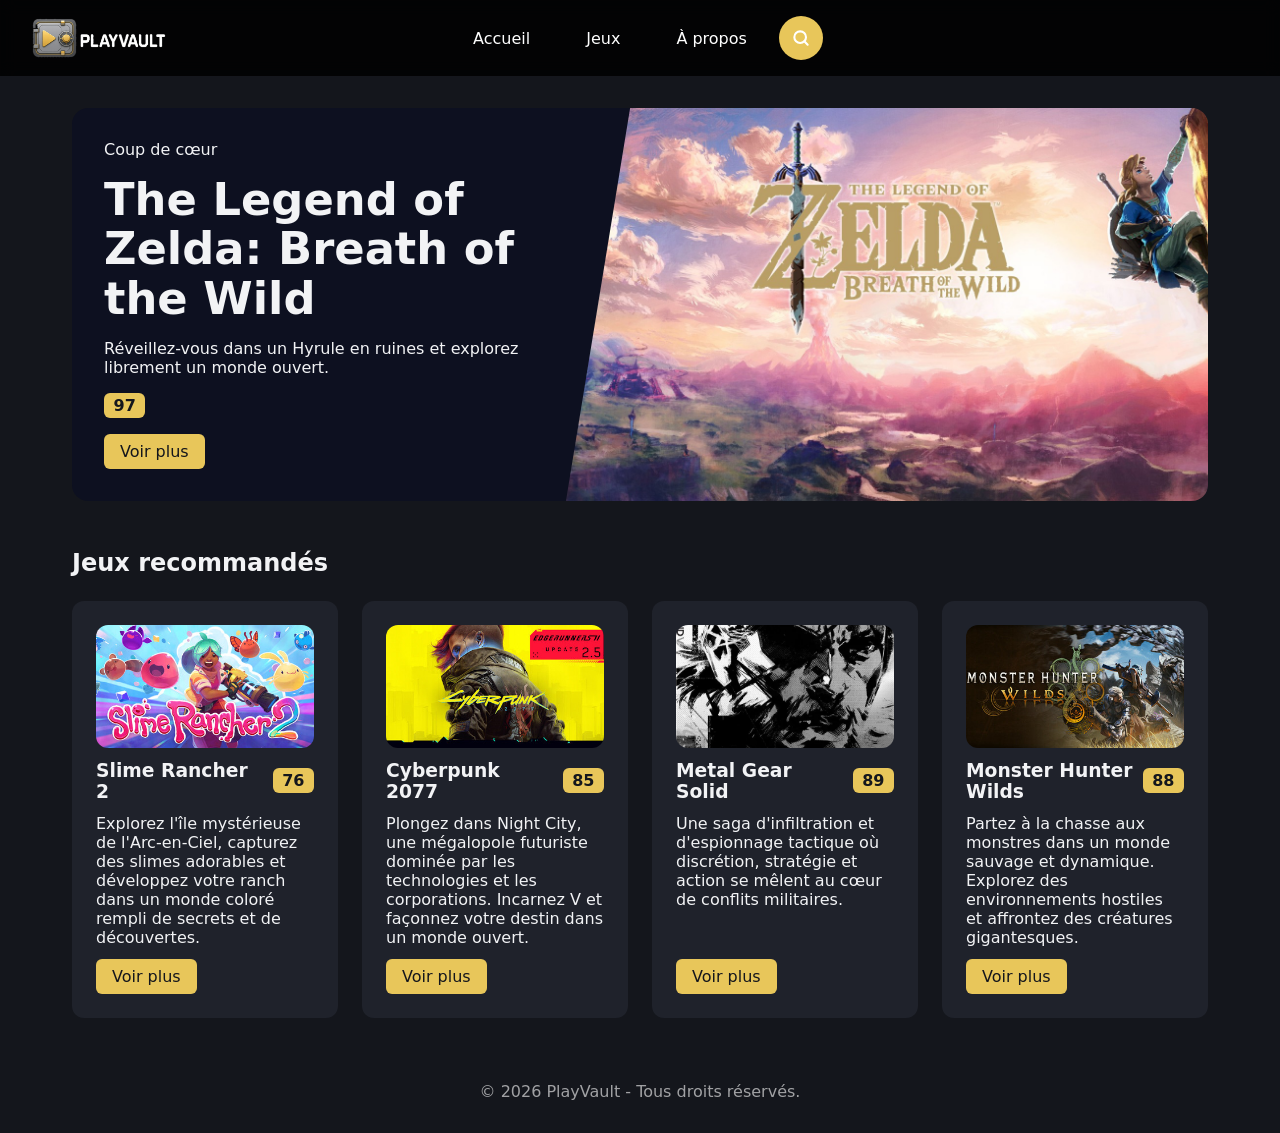
<file: index.html>
<!DOCTYPE html>
<html lang="fr">
<head>
    <meta charset="UTF-8">
    <meta name="viewport" content="width=device-width, initial-scale=1.0">
    <title>PlayVault</title>
    <link rel="stylesheet" href="../CSS/style.css">
    <script src="../js/script.js" defer></script>
</head>
<body>
    <header>
        <h1><a href="index.html" class="logo"><img src="../images/logo.png" alt="PlayVault"></a></h1>
        <div class="zone-centre">
        <nav>
            <ul>
                <li><a href="index.html">Accueil</a></li>
                <li><a href="index.html#jeux">Jeux</a></li>
                <li><a href="a-propos.html">À propos</a></li>
            </ul>
        </nav>
        <form class="barre-recherche" role="search" id="form-recherche">
            <input type="search" id="recherche" placeholder="Slime, RPG, infiltration…" aria-label="Rechercher un jeu" list="suggestions-jeux">
            <datalist id="suggestions-jeux"></datalist>
        </form>
        <button class="recherche" aria-label="Recherche">
            <svg class="icone-loupe" viewBox="0 0 24 24" width="20" height="20" fill="none" stroke="currentColor" stroke-width="2.5" stroke-linecap="round">
                <circle cx="11" cy="11" r="7"/><path d="M20 20l-4-4"/>
            </svg>
            <svg class="icone-fermer" viewBox="0 0 24 24" width="20" height="20" fill="none" stroke="currentColor" stroke-width="2.5" stroke-linecap="round">
                <path d="M6 6l12 12M18 6L6 18"/>
            </svg>
        </button>
        </div>
    </header>

    <main>
        <section class="hero">
            <div class="hero-texte">
                <span class="tag">Coup de cœur</span>
                <h2>The Legend of Zelda: Breath of the Wild</h2>
                <p>Réveillez-vous dans un Hyrule en ruines et explorez librement un monde ouvert.</p>
                <span class="badge">97</span>
                <a href="zelda-botw.html" class="bouton-voir">Voir plus</a>
            </div>
            <img src="../images/Zelda-breath-of-the-wild.jpg" alt="The Legend of Zelda: Breath of the Wild">
        </section>
        <section id="jeux">
            <h2>Jeux recommandés</h2>
            <article class="cartes">
                <div class="visuel">
                    <img src="../images/Slime-rancher-2.jpg" alt="Slime Rancher 2">
                    <video src="../videos/Slime-rancher-2.mp4" muted loop playsinline preload="none"></video>
                </div>
                <div class="infos">
                    <h3>Slime Rancher 2</h3>
                    <span class="badge">76</span>
                </div>
                <p>Explorez l'île mystérieuse de l'Arc-en-Ciel, capturez des slimes adorables et développez votre ranch dans un monde coloré rempli de secrets et de découvertes.</p>
                <a href="slime-rancher-2.html" class="bouton-voir">Voir plus</a>
            </article>
            <article class="cartes">
                <div class="visuel">
                    <img src="../images/Cyberpunk-2077.jpg" alt="Cyberpunk 2077">
                    <video src="../videos/Cyberpunk-2077.mp4" muted loop playsinline preload="none"></video>
                </div>
                <div class="infos">
                    <h3>Cyberpunk 2077</h3>
                    <span class="badge">85</span>
                </div>
                <p>Plongez dans Night City, une mégalopole futuriste dominée par les technologies et les corporations. Incarnez V et façonnez votre destin dans un monde ouvert.</p>
                <a href="cyberpunk-2077.html" class="bouton-voir">Voir plus</a>
            </article>
            <article class="cartes">
                <div class="visuel">
                    <img src="../images/Metal-gear-solid.jpg" alt="Metal Gear Solid">
                    <video src="../videos/Metal-gear-solid.mp4" muted loop playsinline preload="none"></video>
                </div>
                <div class="infos">
                    <h3>Metal Gear Solid</h3>
                    <span class="badge">89</span>
                </div>
                <p>Une saga d'infiltration et d'espionnage tactique où discrétion, stratégie et action se mêlent au cœur de conflits militaires.</p>
                <a href="metal-gear-solid.html" class="bouton-voir">Voir plus</a>
            </article>
            <article class="cartes">
                <div class="visuel">
                    <img src="../images/Monster-hunter-wilds.jpg" alt="Monster Hunter Wilds">
                    <video src="../videos/Monster-hunter-wilds.mp4" muted loop playsinline preload="none"></video>
                </div>
                <div class="infos">
                    <h3>Monster Hunter Wilds</h3>
                    <span class="badge">88</span>
                </div>
                <p>Partez à la chasse aux monstres dans un monde sauvage et dynamique. Explorez des environnements hostiles et affrontez des créatures gigantesques.</p>
                <a href="monster-hunter-wilds.html" class="bouton-voir">Voir plus</a>
            </article>
        </section>
    </main>

    <footer>
        <p>&copy; 2026 PlayVault - Tous droits réservés.</p>
    </footer>
</body>
</html>
</file>
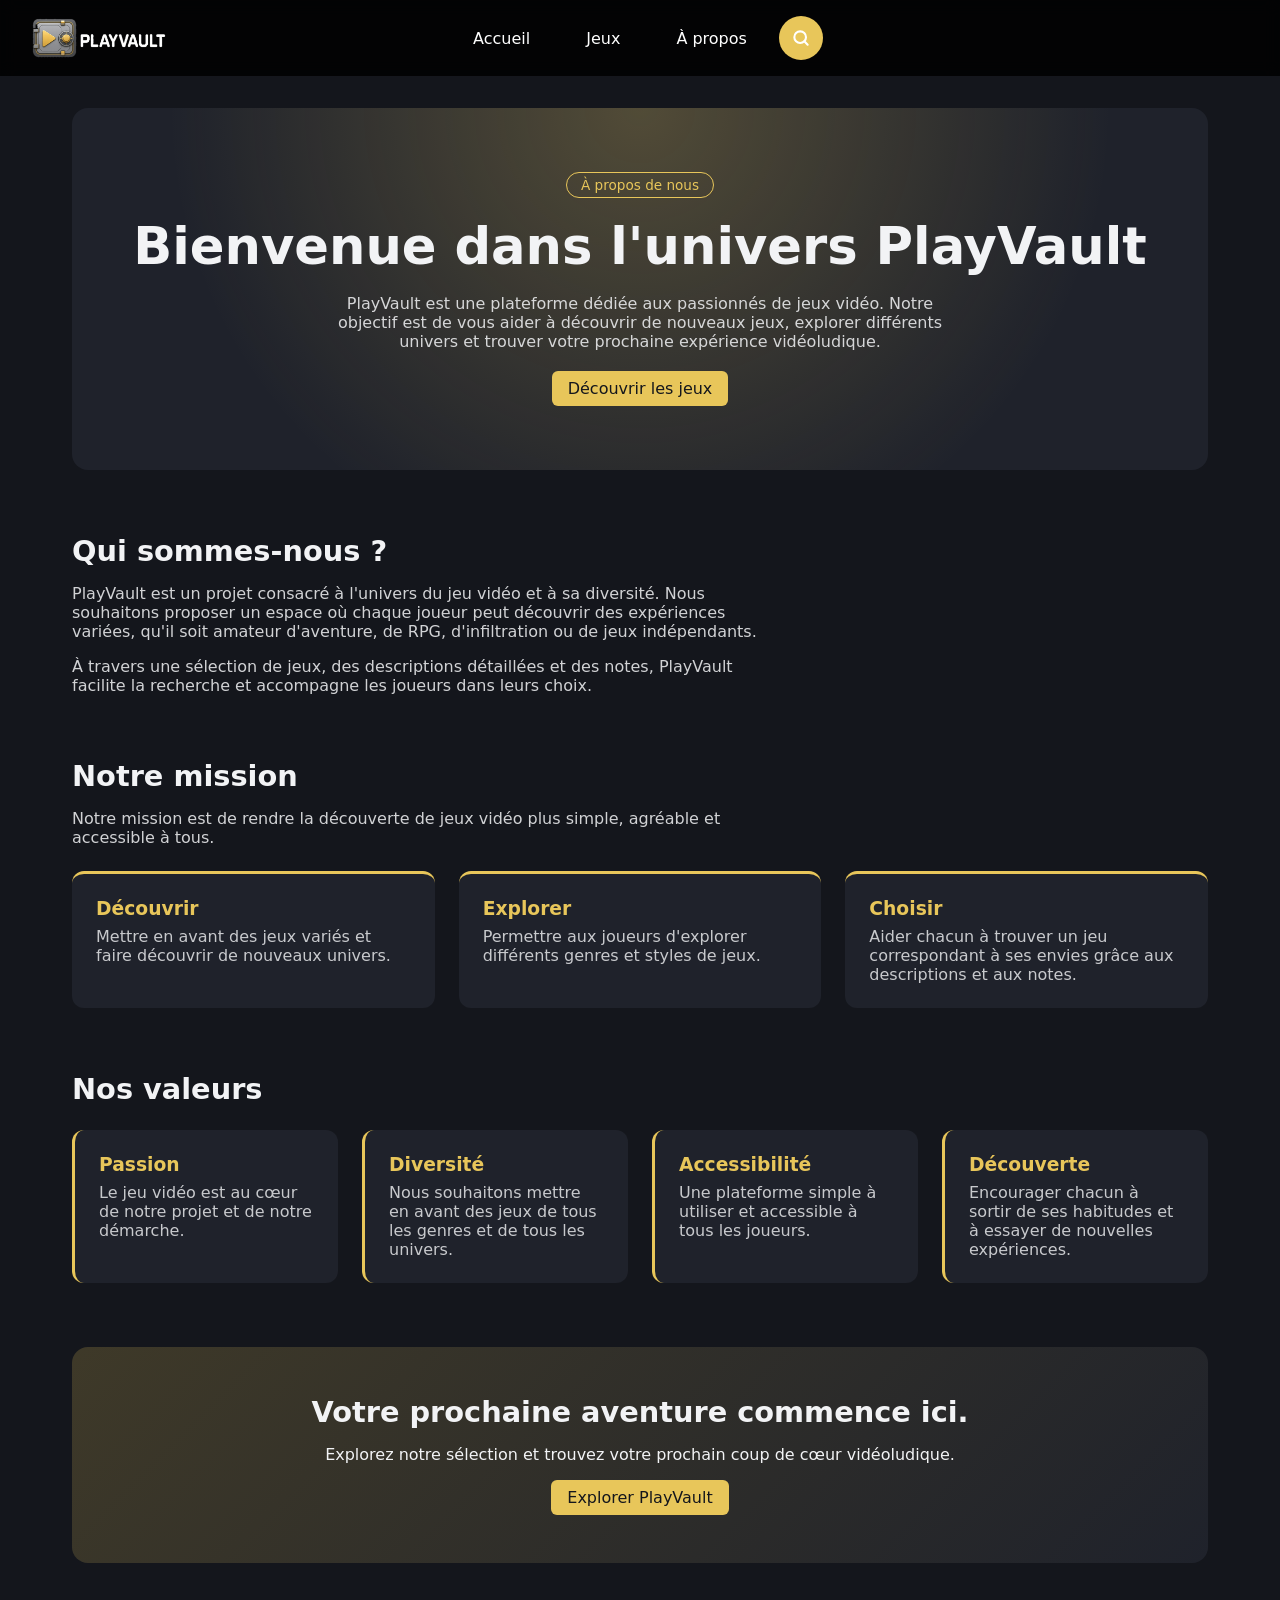
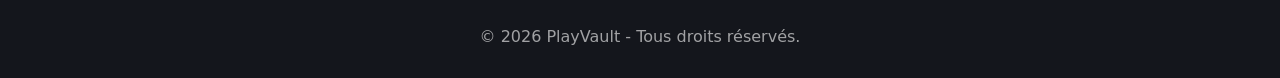
<file: a-propos.html>
<!DOCTYPE html>
<html lang="fr">
<head>
    <meta charset="UTF-8">
    <meta name="viewport" content="width=device-width, initial-scale=1.0">
    <title>PlayVault - À propos</title>
    <link rel="stylesheet" href="../CSS/style.css">
    <link rel="stylesheet" href="../CSS/a-propos.css">
    <script src="../js/script.js" defer></script>
</head>
<body>

    <header>
        <h1 class="logo">
            <a href="index.html">
                <img src="../images/logo.png" alt="PlayVault">
            </a>
        </h1>

        <div class="zone-centre">
            <nav>
                <ul>
                    <li><a href="index.html">Accueil</a></li>
                    <li><a href="index.html#jeux">Jeux</a></li>
                    <li><a href="a-propos.html">À propos</a></li>
                </ul>
            </nav>

            <form class="barre-recherche" role="search" id="form-recherche">
                <input
                    type="search"
                    id="recherche"
                    placeholder="Slime, RPG, infiltration…"
                    aria-label="Rechercher un jeu"
                    list="suggestions-jeux">
                <datalist id="suggestions-jeux"></datalist>
            </form>

            <button class="recherche" aria-label="Recherche">
                <svg class="icone-loupe" viewBox="0 0 24 24"
                    width="20" height="20" fill="none"
                    stroke="currentColor" stroke-width="2.5"
                    stroke-linecap="round">
                    <circle cx="11" cy="11" r="7"/>
                    <path d="M20 20l-4-4"/>
                </svg>

                <svg class="icone-fermer" viewBox="0 0 24 24"
                    width="20" height="20" fill="none"
                    stroke="currentColor" stroke-width="2.5"
                    stroke-linecap="round">
                    <path d="M6 6l12 12M18 6L6 18"/>
                </svg>
            </button>
        </div>
    </header>


    <main class="page-apropos">

        <!-- PRESENTATION -->
        <section class="apropos-hero">

            <span class="tag">À propos de nous</span>

            <h2>Bienvenue dans l'univers PlayVault</h2>

            <p>
                PlayVault est une plateforme dédiée aux passionnés
                de jeux vidéo. Notre objectif est de vous aider à
                découvrir de nouveaux jeux, explorer différents
                univers et trouver votre prochaine expérience
                vidéoludique.
            </p>

            <a href="index.html#jeux" class="bouton-voir">
                Découvrir les jeux
            </a>

        </section>


        <!-- QUI SOMMES-NOUS -->
        <section class="apropos-section">

            <h2>Qui sommes-nous ?</h2>

            <p>
                PlayVault est un projet consacré à l'univers du jeu
                vidéo et à sa diversité. Nous souhaitons proposer
                un espace où chaque joueur peut découvrir des
                expériences variées, qu'il soit amateur d'aventure,
                de RPG, d'infiltration ou de jeux indépendants.
            </p>

            <p>
                À travers une sélection de jeux, des descriptions
                détaillées et des notes, PlayVault facilite la
                recherche et accompagne les joueurs dans leurs choix.
            </p>

        </section>


        <!-- NOTRE MISSION -->
        <section class="apropos-section">

            <h2>Notre mission</h2>

            <p>
                Notre mission est de rendre la découverte de jeux
                vidéo plus simple, agréable et accessible à tous.
            </p>

            <div class="mission-cartes">

                <article class="mission-carte">
                    <h3>Découvrir</h3>
                    <p>
                        Mettre en avant des jeux variés et faire
                        découvrir de nouveaux univers.
                    </p>
                </article>

                <article class="mission-carte">
                    <h3>Explorer</h3>
                    <p>
                        Permettre aux joueurs d'explorer différents
                        genres et styles de jeux.
                    </p>
                </article>

                <article class="mission-carte">
                    <h3>Choisir</h3>
                    <p>
                        Aider chacun à trouver un jeu correspondant
                        à ses envies grâce aux descriptions et aux notes.
                    </p>
                </article>

            </div>

        </section>


        <!-- NOS VALEURS -->
        <section class="apropos-section">

            <h2>Nos valeurs</h2>

            <div class="valeurs-cartes">

                <article class="valeur-carte">
                    <h3>Passion</h3>
                    <p>
                        Le jeu vidéo est au cœur de notre projet
                        et de notre démarche.
                    </p>
                </article>

                <article class="valeur-carte">
                    <h3>Diversité</h3>
                    <p>
                        Nous souhaitons mettre en avant des jeux
                        de tous les genres et de tous les univers.
                    </p>
                </article>

                <article class="valeur-carte">
                    <h3>Accessibilité</h3>
                    <p>
                        Une plateforme simple à utiliser et
                        accessible à tous les joueurs.
                    </p>
                </article>

                <article class="valeur-carte">
                    <h3>Découverte</h3>
                    <p>
                        Encourager chacun à sortir de ses habitudes
                        et à essayer de nouvelles expériences.
                    </p>
                </article>

            </div>

        </section>


        <!-- CONCLUSION -->
        <section class="apropos-conclusion">

            <h2>Votre prochaine aventure commence ici.</h2>

            <p>
                Explorez notre sélection et trouvez votre prochain
                coup de cœur vidéoludique.
            </p>

            <a href="index.html#jeux" class="bouton-voir">
                Explorer PlayVault
            </a>

        </section>

    </main>


    <footer>
        <p>&copy; 2026 PlayVault - Tous droits réservés.</p>
    </footer>

</body>
</html>
</file>
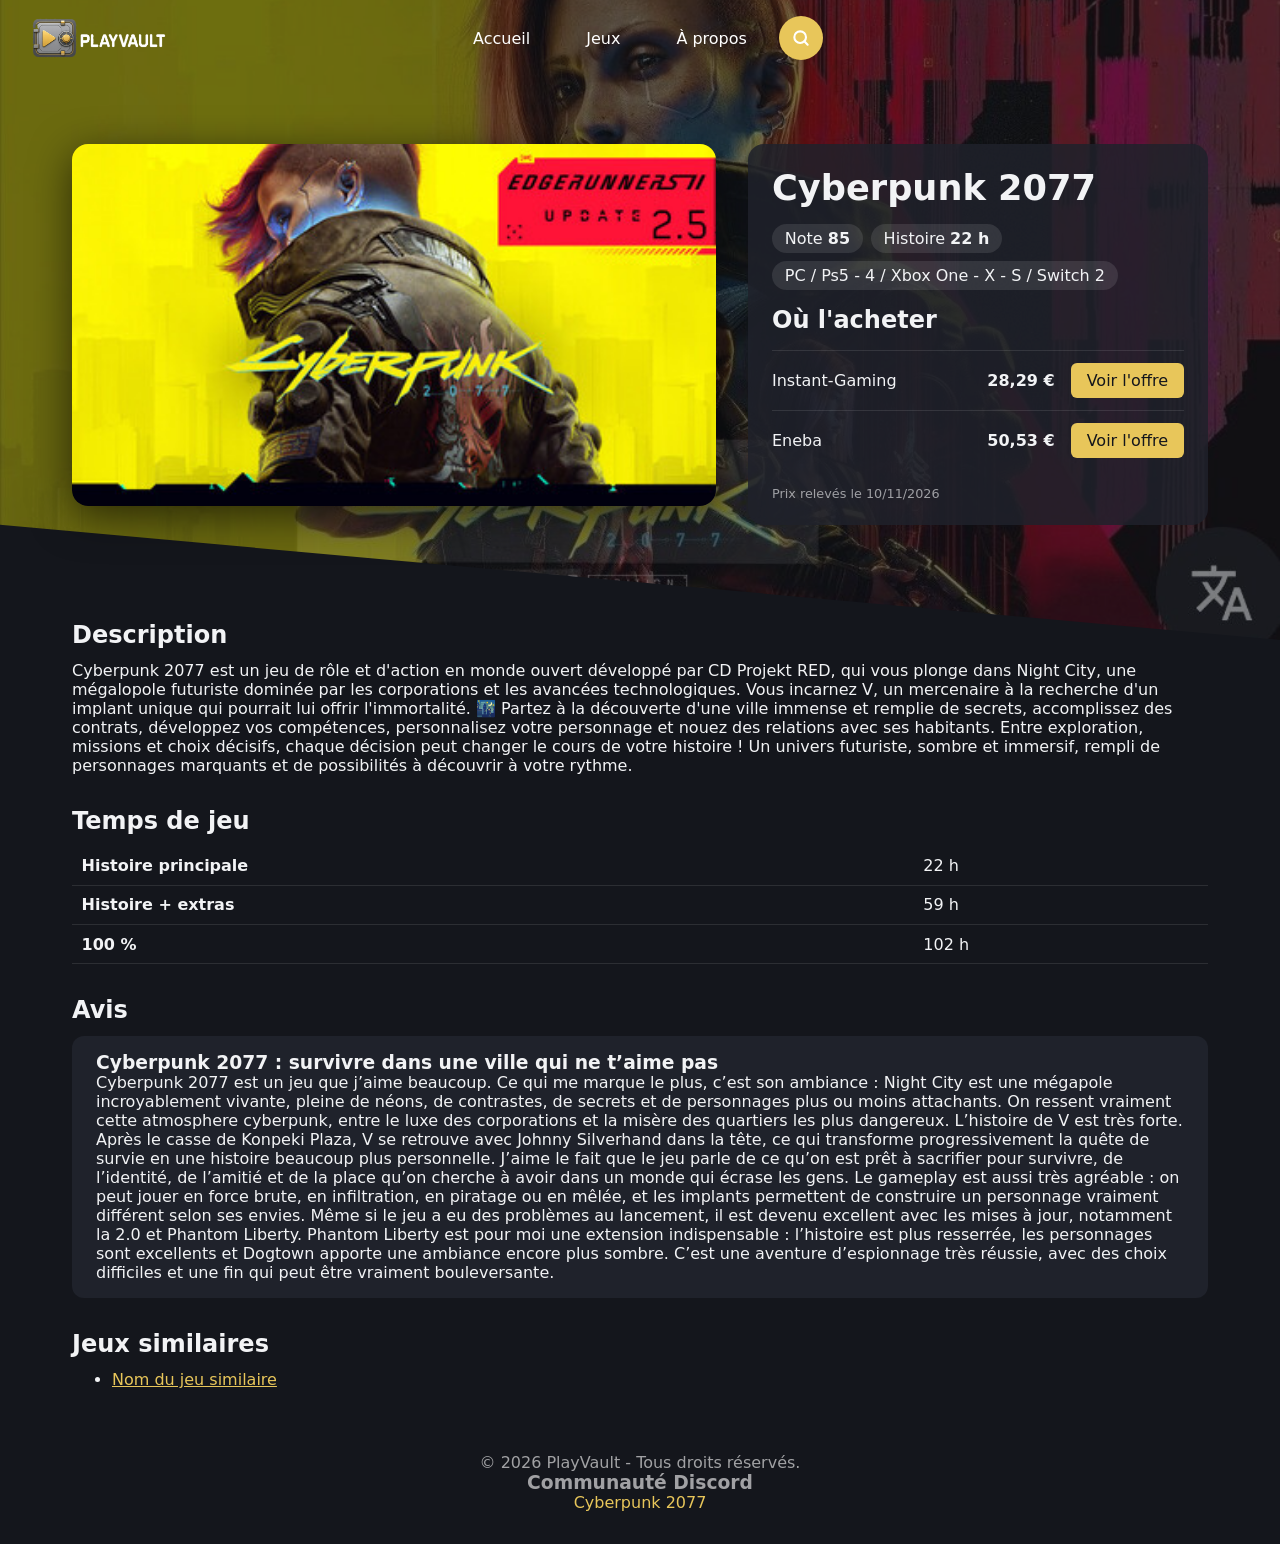
<file: cyberpunk-2077.html>
<!DOCTYPE html>
<html lang="fr">
<head>
    <meta charset="UTF-8">
    <meta name="viewport" content="width=device-width, initial-scale=1.0">
    <title>PlayVault - The Legend of Zelda: Breath of the Wild</title>
    <link rel="stylesheet" href="../CSS/jeux.css">
    <script src="../js/script.js" defer></script>
</head>
<body>
    <header>
        <a href="index.html" class="logo"><img src="../images/logo.png" alt="PlayVault"></a>
        <div class="zone-centre">
        <nav>
            <ul>
                <li><a href="index.html">Accueil</a></li>
                <li><a href="index.html#jeux">Jeux</a></li>
                <li><a href="a-propos.html">À propos</a></li>
            </ul>
        </nav>
        <form class="barre-recherche" role="search" id="form-recherche">
            <input type="search" id="recherche" placeholder="Slime, RPG, infiltration…" aria-label="Rechercher un jeu" list="suggestions-jeux">
            <datalist id="suggestions-jeux">
                <option value="Slime Rancher 2">
                <option value="Cyberpunk 2077">
                <option value="Metal Gear Solid">
                <option value="Monster Hunter Wilds">
                <option value="The Legend of Zelda: Breath of the Wild">
            </datalist>
        </form>
        <button class="recherche" aria-label="Recherche">
            <svg class="icone-loupe" viewBox="0 0 24 24" width="20" height="20" fill="none" stroke="currentColor" stroke-width="2.5" stroke-linecap="round">
                <circle cx="11" cy="11" r="7"/><path d="M20 20l-4-4"/>
            </svg>
            <svg class="icone-fermer" viewBox="0 0 24 24" width="20" height="20" fill="none" stroke="currentColor" stroke-width="2.5" stroke-linecap="round">
                <path d="M6 6l12 12M18 6L6 18"/>
            </svg>
        </button>
        </div>
    </header>

    <main class="fiche">
        <div class="bandeau">
            <img src="../images/Cyberpunk-2077-2.jpg" alt="">
        </div>

        <section class="fiche-haut">
            <img class="jaquette" src="../images/Cyberpunk-2077.jpg" alt="Cyberpunk 2077">

            <div class="panneau">
                <h1>Cyberpunk 2077</h1>
                <ul class="puces">
                    <li>Note <strong>85</strong></li>
                    <li>Histoire <strong>22 h</strong></li>
                    <li>PC / Ps5 - 4 / Xbox One - X - S / Switch 2</li>
                </ul>

                <h2>Où l'acheter</h2>
                <ul class="boutiques">
                    <li class="meilleur">
                        <span>Instant-Gaming</span>
                        <strong>28,29 €</strong>
                        <a href="https://www.instant-gaming.com/fr/14769-acheter-cyberpunk-2077-ultimate-edition-ultimate-edition-pc-jeu-gog-com/" target="_blank" rel="noopener noreferrer" class="bouton-voir">Voir l'offre</a>
                    </li>
                    <li>
                        <span>Eneba</span>
                        <strong>50,53 €</strong>
                        <a href="https://www.eneba.com/fr/gog-cyberpunk-2077-ultimate-edition-pc-gog-key-europe" target="_blank" rel="noopener noreferrer" class="bouton-voir">Voir l'offre</a>
                    </li>
                </ul>
                <p class="maj">Prix relevés le 10/11/2026</p>
            </div>
        </section>

        <section class="fiche-bas">
            <h2>Description</h2>
            <p>
                Cyberpunk 2077 est un jeu de rôle et d'action en monde ouvert développé par CD Projekt RED, 
                qui vous plonge dans Night City, une mégalopole futuriste dominée par les corporations et les avancées 
                technologiques. Vous incarnez V, un mercenaire à la recherche d'un implant unique qui pourrait lui offrir 
                l'immortalité. 🌃 Partez à la découverte d'une ville immense et remplie de secrets, accomplissez des 
                contrats, développez vos compétences, personnalisez votre personnage et nouez des relations avec ses 
                habitants. Entre exploration, missions et choix décisifs, chaque décision peut changer le cours de votre 
                histoire ! Un univers futuriste, sombre et immersif, rempli de personnages marquants et de possibilités à 
                découvrir à votre rythme.
            </p>

            <h2>Temps de jeu</h2>
            <table>
                <tr><th>Histoire principale</th><td>22 h</td></tr>
                <tr><th>Histoire + extras</th><td>59 h</td></tr>
                <tr><th>100 %</th><td>102 h</td></tr>
            </table>

            <h2>Avis</h2>
            <article class="avis">
                <h3>Cyberpunk 2077 : survivre dans une ville qui ne t’aime pas</h3>
                <p>
                    Cyberpunk 2077 est un jeu que j’aime beaucoup. Ce qui me marque le plus, c’est son ambiance : 
                    Night City est une mégapole incroyablement vivante, pleine de néons, de contrastes, de secrets et 
                    de personnages plus ou moins attachants. On ressent vraiment cette atmosphere cyberpunk, entre le 
                    luxe des corporations et la misère des quartiers les plus dangereux. L’histoire de V est très forte. 
                    Après le casse de Konpeki Plaza, V se retrouve avec Johnny Silverhand dans la tête, ce qui transforme 
                    progressivement la quête de survie en une histoire beaucoup plus personnelle. J’aime le fait que le 
                    jeu parle de ce qu’on est prêt à sacrifier pour survivre, de l’identité, de l’amitié et de la place 
                    qu’on cherche à avoir dans un monde qui écrase les gens. Le gameplay est aussi très agréable : on peut 
                    jouer en force brute, en infiltration, en piratage ou en mêlée, et les implants permettent de construire 
                    un personnage vraiment différent selon ses envies. Même si le jeu a eu des problèmes au lancement, il est 
                    devenu excellent avec les mises à jour, notamment la 2.0 et Phantom Liberty. Phantom Liberty est pour moi 
                    une extension indispensable : l’histoire est plus resserrée, les personnages sont excellents et Dogtown 
                    apporte une ambiance encore plus sombre. C’est une aventure d’espionnage très réussie, avec des choix 
                    difficiles et une fin qui peut être vraiment bouleversante.
                </p>
            </article>

            <h2>Jeux similaires</h2>
            <ul>
                <li><a href="#">Nom du jeu similaire</a></li>
            </ul>
        </section>
    </main>

    <footer>
        <p>&copy; 2026 PlayVault - Tous droits réservés.</p>
        <h3><strong>Communauté Discord</strong></h3>
        <a class="discord" href="https://discord.com/invite/cyberpunkgame">Cyberpunk 2077</a>
    </footer>
</body>
</html>
</file>
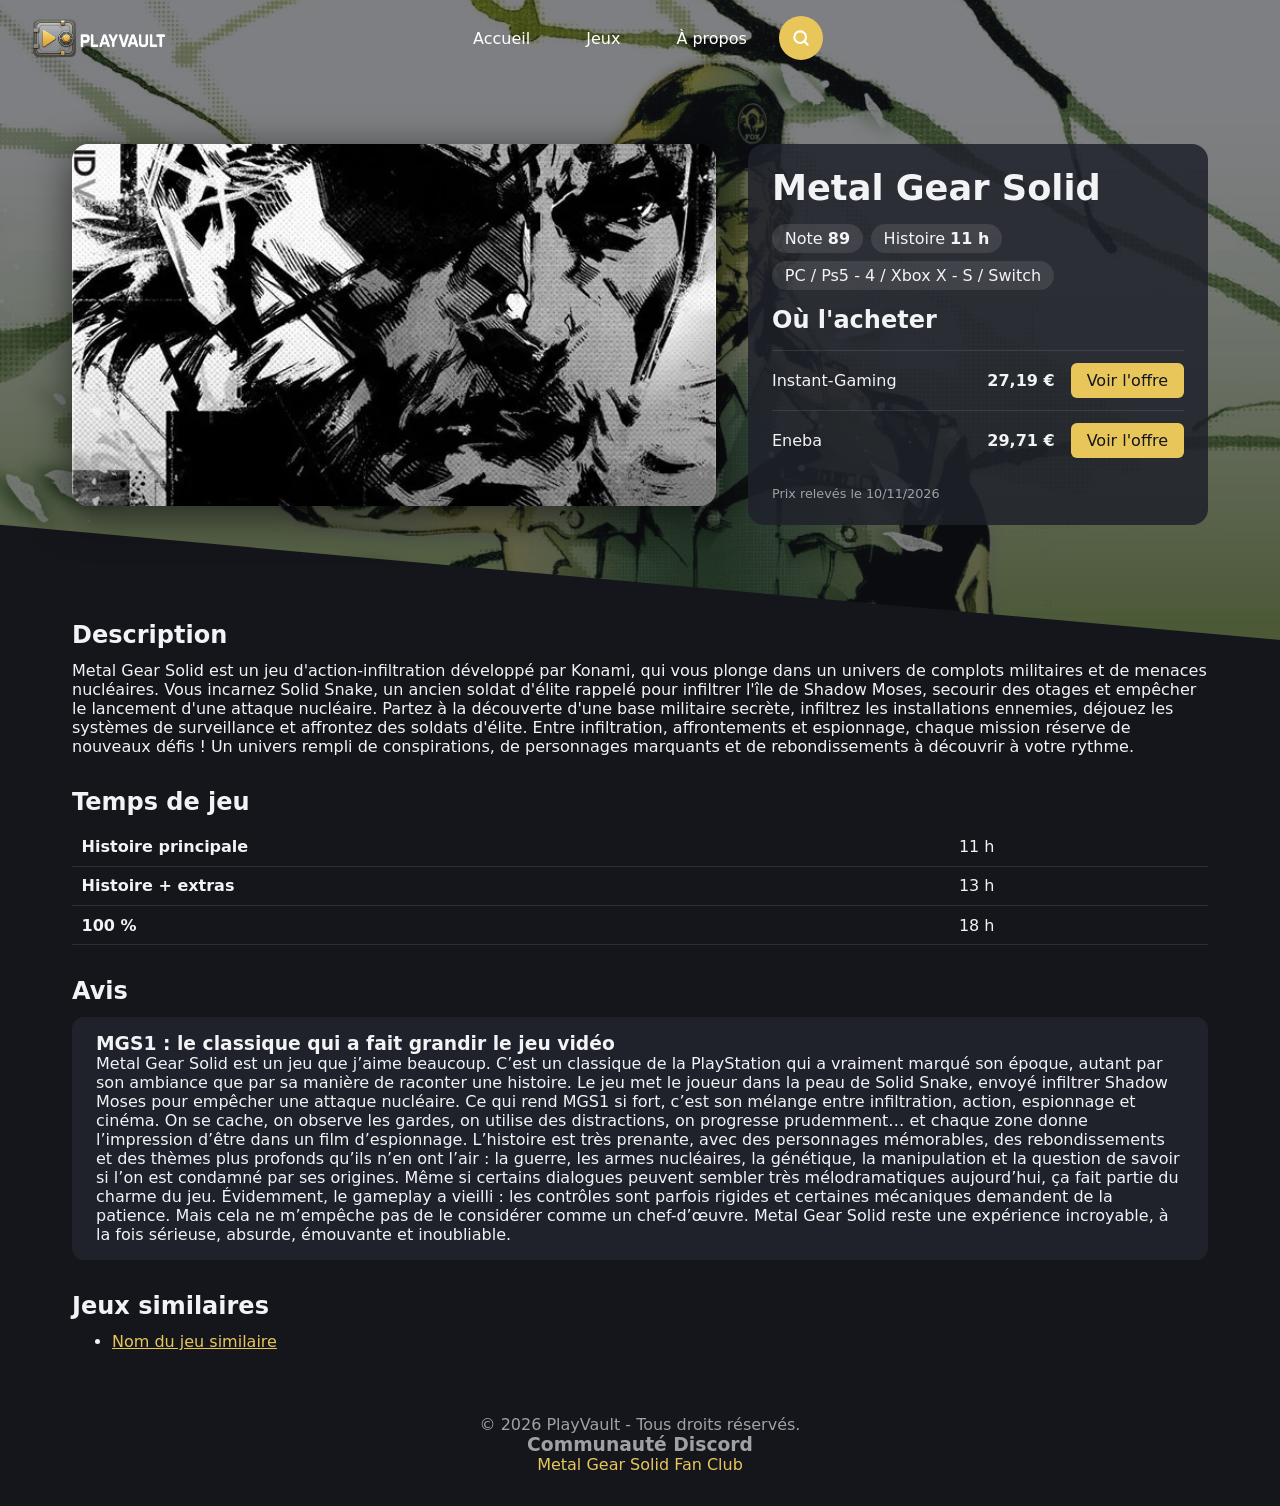
<file: metal-gear-solid.html>
<!DOCTYPE html>
<html lang="fr">
<head>
    <meta charset="UTF-8">
    <meta name="viewport" content="width=device-width, initial-scale=1.0">
    <title>PlayVault - The Legend of Zelda: Breath of the Wild</title>
    <link rel="stylesheet" href="../CSS/jeux.css">
    <script src="../js/script.js" defer></script>
</head>
<body>
    <header>
        <a href="index.html" class="logo"><img src="../images/logo.png" alt="PlayVault"></a>
        <div class="zone-centre">
        <nav>
            <ul>
                <li><a href="index.html">Accueil</a></li>
                <li><a href="index.html#jeux">Jeux</a></li>
                <li><a href="a-propos.html">À propos</a></li>
            </ul>
        </nav>
        <form class="barre-recherche" role="search" id="form-recherche">
            <input type="search" id="recherche" placeholder="Slime, RPG, infiltration…" aria-label="Rechercher un jeu" list="suggestions-jeux">
            <datalist id="suggestions-jeux">
                <option value="Slime Rancher 2">
                <option value="Cyberpunk 2077">
                <option value="Metal Gear Solid">
                <option value="Monster Hunter Wilds">
                <option value="The Legend of Zelda: Breath of the Wild">
            </datalist>
        </form>
        <button class="recherche" aria-label="Recherche">
            <svg class="icone-loupe" viewBox="0 0 24 24" width="20" height="20" fill="none" stroke="currentColor" stroke-width="2.5" stroke-linecap="round">
                <circle cx="11" cy="11" r="7"/><path d="M20 20l-4-4"/>
            </svg>
            <svg class="icone-fermer" viewBox="0 0 24 24" width="20" height="20" fill="none" stroke="currentColor" stroke-width="2.5" stroke-linecap="round">
                <path d="M6 6l12 12M18 6L6 18"/>
            </svg>
        </button>
        </div>
    </header>

    <main class="fiche">
        <div class="bandeau">
            <img src="../images/Metal-gear-solid-2.jpg" alt="">
        </div>

        <section class="fiche-haut">
            <img class="jaquette" src="../images/Metal-gear-solid.jpg" alt="Metal Gear Solid">

            <div class="panneau">
                <h1>Metal Gear Solid</h1>
                <ul class="puces">
                    <li>Note <strong>89</strong></li>
                    <li>Histoire <strong>11 h</strong></li>
                    <li>PC / Ps5 - 4 / Xbox X - S / Switch</li>
                </ul>

                <h2>Où l'acheter</h2>
                <ul class="boutiques">
                    <li class="meilleur">
                        <span>Instant-Gaming</span>
                        <strong>27,19 €</strong>
                        <a href="https://www.instant-gaming.com/fr/14239-acheter-metal-gear-solid-master-collection-vol-1-pc-steam/" target="_blank" rel="noopener noreferrer" class="bouton-voir">Voir l'offre</a>
                    </li>
                    <li>
                        <span>Eneba</span>
                        <strong>29,71 €</strong>
                        <a href="https://www.eneba.com/fr/steam-metal-gear-solid-master-collection-vol-1-steam-key-pc-europe" target="_blank" rel="noopener noreferrer" class="bouton-voir">Voir l'offre</a>
                    </li>
                </ul>
                <p class="maj">Prix relevés le 10/11/2026</p>
            </div>
        </section>

        <section class="fiche-bas">
            <h2>Description</h2>
            <p>
                Metal Gear Solid est un jeu d'action-infiltration développé par Konami, qui vous plonge dans un univers 
                de complots militaires et de menaces nucléaires. Vous incarnez Solid Snake, un ancien soldat d'élite 
                rappelé pour infiltrer l'île de Shadow Moses, secourir des otages et empêcher le lancement d'une attaque 
                nucléaire. Partez à la découverte d'une base militaire secrète, infiltrez les installations ennemies, 
                déjouez les systèmes de surveillance et affrontez des soldats d'élite. Entre infiltration, affrontements 
                et espionnage, chaque mission réserve de nouveaux défis ! Un univers rempli de conspirations, 
                de personnages marquants et de rebondissements à découvrir à votre rythme.
            </p>

            <h2>Temps de jeu</h2>
            <table>
                <tr><th>Histoire principale</th><td>11 h</td></tr>
                <tr><th>Histoire + extras</th><td>13 h</td></tr>
                <tr><th>100 %</th><td>18 h</td></tr>
            </table>

            <h2>Avis</h2>
            <article class="avis">
                <h3>MGS1 : le classique qui a fait grandir le jeu vidéo</h3>
                <p>
                    Metal Gear Solid est un jeu que j’aime beaucoup. C’est un classique de la PlayStation qui a vraiment 
                    marqué son époque, autant par son ambiance que par sa manière de raconter une histoire. Le jeu met 
                    le joueur dans la peau de Solid Snake, envoyé infiltrer Shadow Moses pour empêcher une attaque 
                    nucléaire. Ce qui rend MGS1 si fort, c’est son mélange entre infiltration, action, espionnage et 
                    cinéma. On se cache, on observe les gardes, on utilise des distractions, on progresse prudemment… et 
                    chaque zone donne l’impression d’être dans un film d’espionnage. L’histoire est très prenante, avec 
                    des personnages mémorables, des rebondissements et des thèmes plus profonds qu’ils n’en ont l’air : 
                    la guerre, les armes nucléaires, la génétique, la manipulation et la question de savoir si l’on est 
                    condamné par ses origines. Même si certains dialogues peuvent sembler très mélodramatiques aujourd’hui, 
                    ça fait partie du charme du jeu. Évidemment, le gameplay a vieilli : les contrôles sont parfois rigides 
                    et certaines mécaniques demandent de la patience. Mais cela ne m’empêche pas de le considérer comme un 
                    chef-d’œuvre. Metal Gear Solid reste une expérience incroyable, à la fois sérieuse, absurde, émouvante et 
                    inoubliable.
                </p>
            </article>

            <h2>Jeux similaires</h2>
            <ul>
                <li><a href="#">Nom du jeu similaire</a></li>
            </ul>
        </section>
    </main>

    <footer>
        <p>&copy; 2026 PlayVault - Tous droits réservés.</p>
        <h3><strong>Communauté Discord</strong></h3>
        <a class="discord" href="https://discord.com/invite/b3FtHXud2D">Metal Gear Solid Fan Club</a>
    </footer>
</body>
</html>
</file>
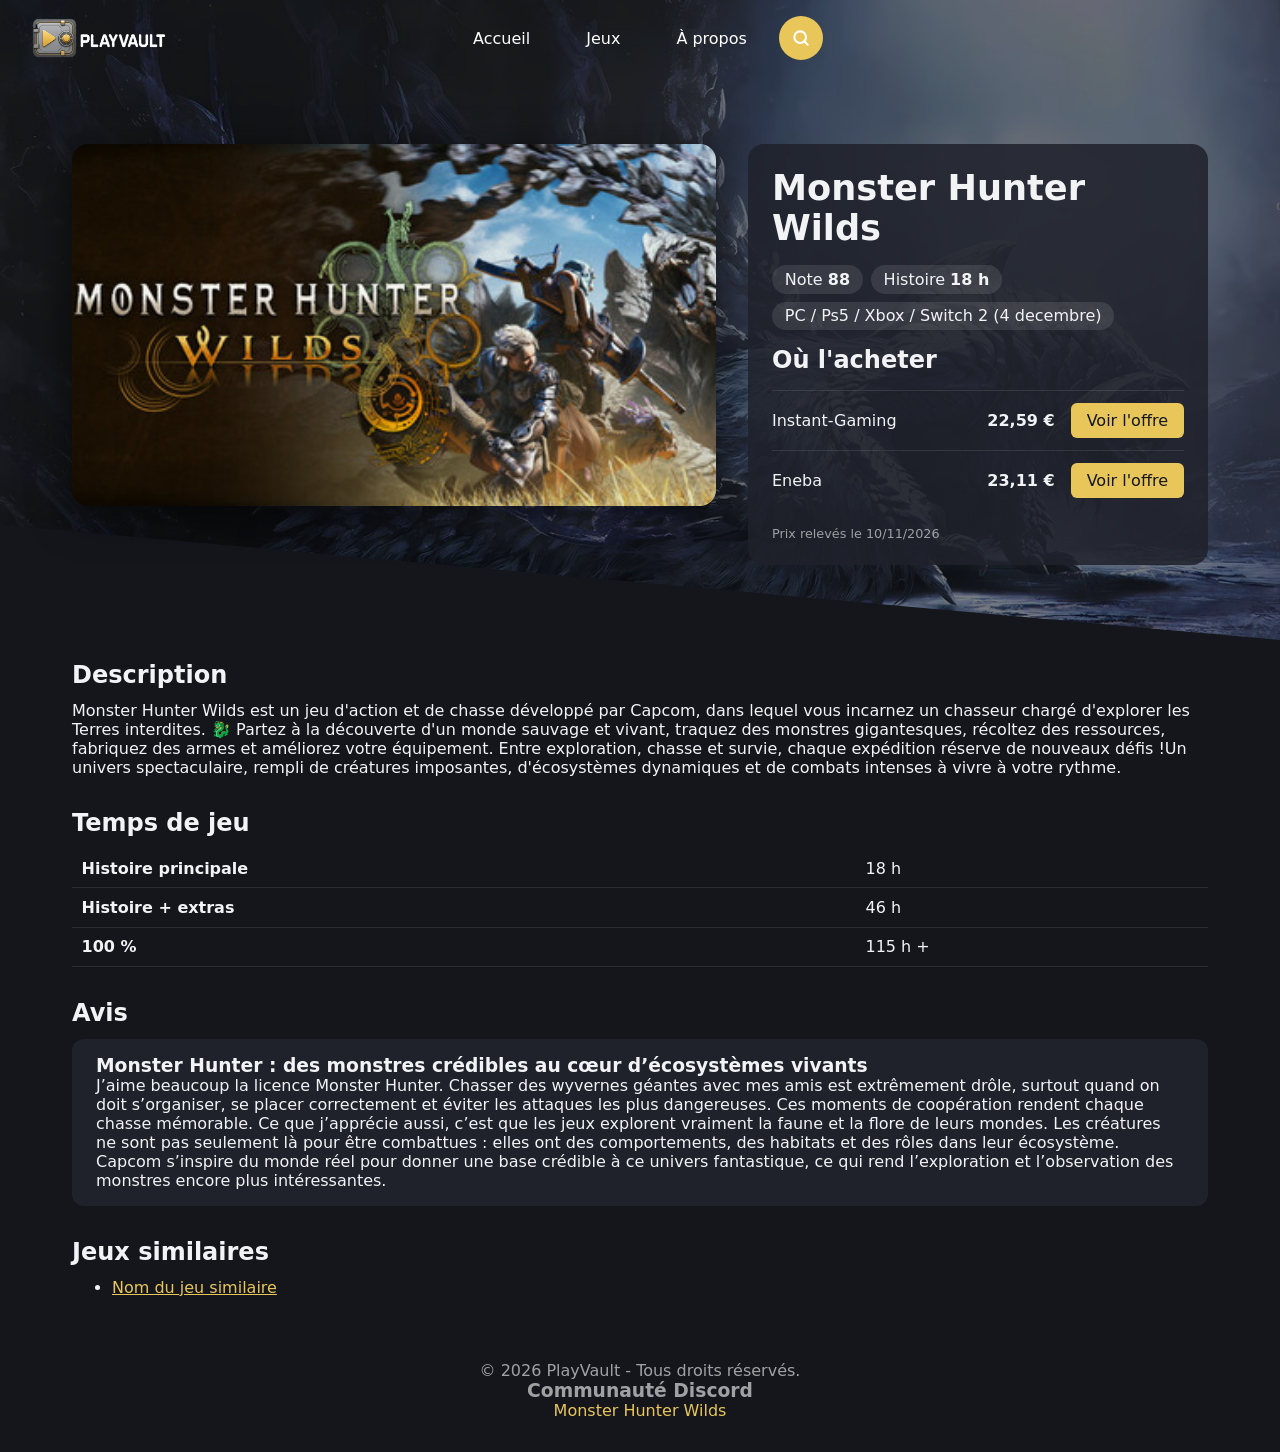
<file: monster-hunter-wilds.html>
<!DOCTYPE html>
<html lang="fr">
<head>
    <meta charset="UTF-8">
    <meta name="viewport" content="width=device-width, initial-scale=1.0">
    <title>PlayVault - The Legend of Zelda: Breath of the Wild</title>
    <link rel="stylesheet" href="../CSS/jeux.css">
    <script src="../js/script.js" defer></script>
</head>
<body>
    <header>
        <a href="index.html" class="logo"><img src="../images/logo.png" alt="PlayVault"></a>
        <div class="zone-centre">
        <nav>
            <ul>
                <li><a href="index.html">Accueil</a></li>
                <li><a href="index.html#jeux">Jeux</a></li>
                <li><a href="a-propos.html">À propos</a></li>
            </ul>
        </nav>
        <form class="barre-recherche" role="search" id="form-recherche">
            <input type="search" id="recherche" placeholder="Slime, RPG, infiltration…" aria-label="Rechercher un jeu" list="suggestions-jeux">
            <datalist id="suggestions-jeux">
                <option value="Slime Rancher 2">
                <option value="Cyberpunk 2077">
                <option value="Metal Gear Solid">
                <option value="Monster Hunter Wilds">
                <option value="The Legend of Zelda: Breath of the Wild">
            </datalist>
        </form>
        <button class="recherche" aria-label="Recherche">
            <svg class="icone-loupe" viewBox="0 0 24 24" width="20" height="20" fill="none" stroke="currentColor" stroke-width="2.5" stroke-linecap="round">
                <circle cx="11" cy="11" r="7"/><path d="M20 20l-4-4"/>
            </svg>
            <svg class="icone-fermer" viewBox="0 0 24 24" width="20" height="20" fill="none" stroke="currentColor" stroke-width="2.5" stroke-linecap="round">
                <path d="M6 6l12 12M18 6L6 18"/>
            </svg>
        </button>
        </div>
    </header>

    <main class="fiche">
        <div class="bandeau">
            <img src="../images/Monster-hunter-wilds-2.jpg" alt="">
        </div>

        <section class="fiche-haut">
            <img class="jaquette" src="../images/Monster-hunter-wilds.jpg" alt="Monster Hunter Wilds">

            <div class="panneau">
                <h1>Monster Hunter Wilds</h1>
                <ul class="puces">
                    <li>Note <strong>88</strong></li>
                    <li>Histoire <strong>18 h</strong></li>
                    <li>PC / Ps5 / Xbox / Switch 2 (4 decembre)</li>
                </ul>

                <h2>Où l'acheter</h2>
                <ul class="boutiques">
                    <li class="meilleur">
                        <span>Instant-Gaming</span>
                        <strong>22,59 €</strong>
                        <a href="https://www.instant-gaming.com/fr/7930-acheter-monster-hunter-wilds-pc-steam/" target="_blank" rel="noopener noreferrer" class="bouton-voir">Voir l'offre</a>
                    </li>
                    <li>
                        <span>Eneba</span>
                        <strong>23,11 €</strong>
                        <a href="https://www.eneba.com/fr/steam-monster-hunter-wilds-pc-steam-key-europe" target="_blank" rel="noopener noreferrer" class="bouton-voir">Voir l'offre</a>
                    </li>
                </ul>
                <p class="maj">Prix relevés le 10/11/2026</p>
            </div>
        </section>

        <section class="fiche-bas">
            <h2>Description</h2>
            <p>
                Monster Hunter Wilds est un jeu d'action et de chasse développé par Capcom, 
                dans lequel vous incarnez un chasseur chargé d'explorer les Terres interdites. 🐉 
                Partez à la découverte d'un monde sauvage et vivant, traquez des monstres gigantesques, 
                récoltez des ressources, fabriquez des armes et améliorez votre équipement. Entre exploration, 
                chasse et survie, chaque expédition réserve de nouveaux défis !Un univers spectaculaire, 
                rempli de créatures imposantes, d'écosystèmes dynamiques et de combats intenses à vivre à votre rythme.
            </p>

            <h2>Temps de jeu</h2>
            <table>
                <tr><th>Histoire principale</th><td>18 h</td></tr>
                <tr><th>Histoire + extras</th><td>46 h</td></tr>
                <tr><th>100 %</th><td>115 h +</td></tr>
            </table>

            <h2>Avis</h2>
            <article class="avis">
                <h3>Monster Hunter : des monstres crédibles au cœur d’écosystèmes vivants</h3>
                <p>
                    J’aime beaucoup la licence Monster Hunter. Chasser des wyvernes géantes avec mes amis 
                    est extrêmement drôle, surtout quand on doit s’organiser, se placer correctement et éviter 
                    les attaques les plus dangereuses. Ces moments de coopération rendent chaque chasse mémorable. 
                    Ce que j’apprécie aussi, c’est que les jeux explorent vraiment la faune et la flore de leurs mondes. 
                    Les créatures ne sont pas seulement là pour être combattues : elles ont des comportements, des habitats 
                    et des rôles dans leur écosystème. Capcom s’inspire du monde réel pour donner une base crédible à ce 
                    univers fantastique, ce qui rend l’exploration et l’observation des monstres encore plus intéressantes.
                </p>
            </article>

            <h2>Jeux similaires</h2>
            <ul>
                <li><a href="#">Nom du jeu similaire</a></li>
            </ul>
        </section>
    </main>

    <footer>
        <p>&copy; 2026 PlayVault - Tous droits réservés.</p>
        <h3><strong>Communauté Discord</strong></h3>
        <a class="discord" href="https://discord.com/invite/mhwilds">Monster Hunter Wilds</a>
    </footer>
</body>
</html>
</file>
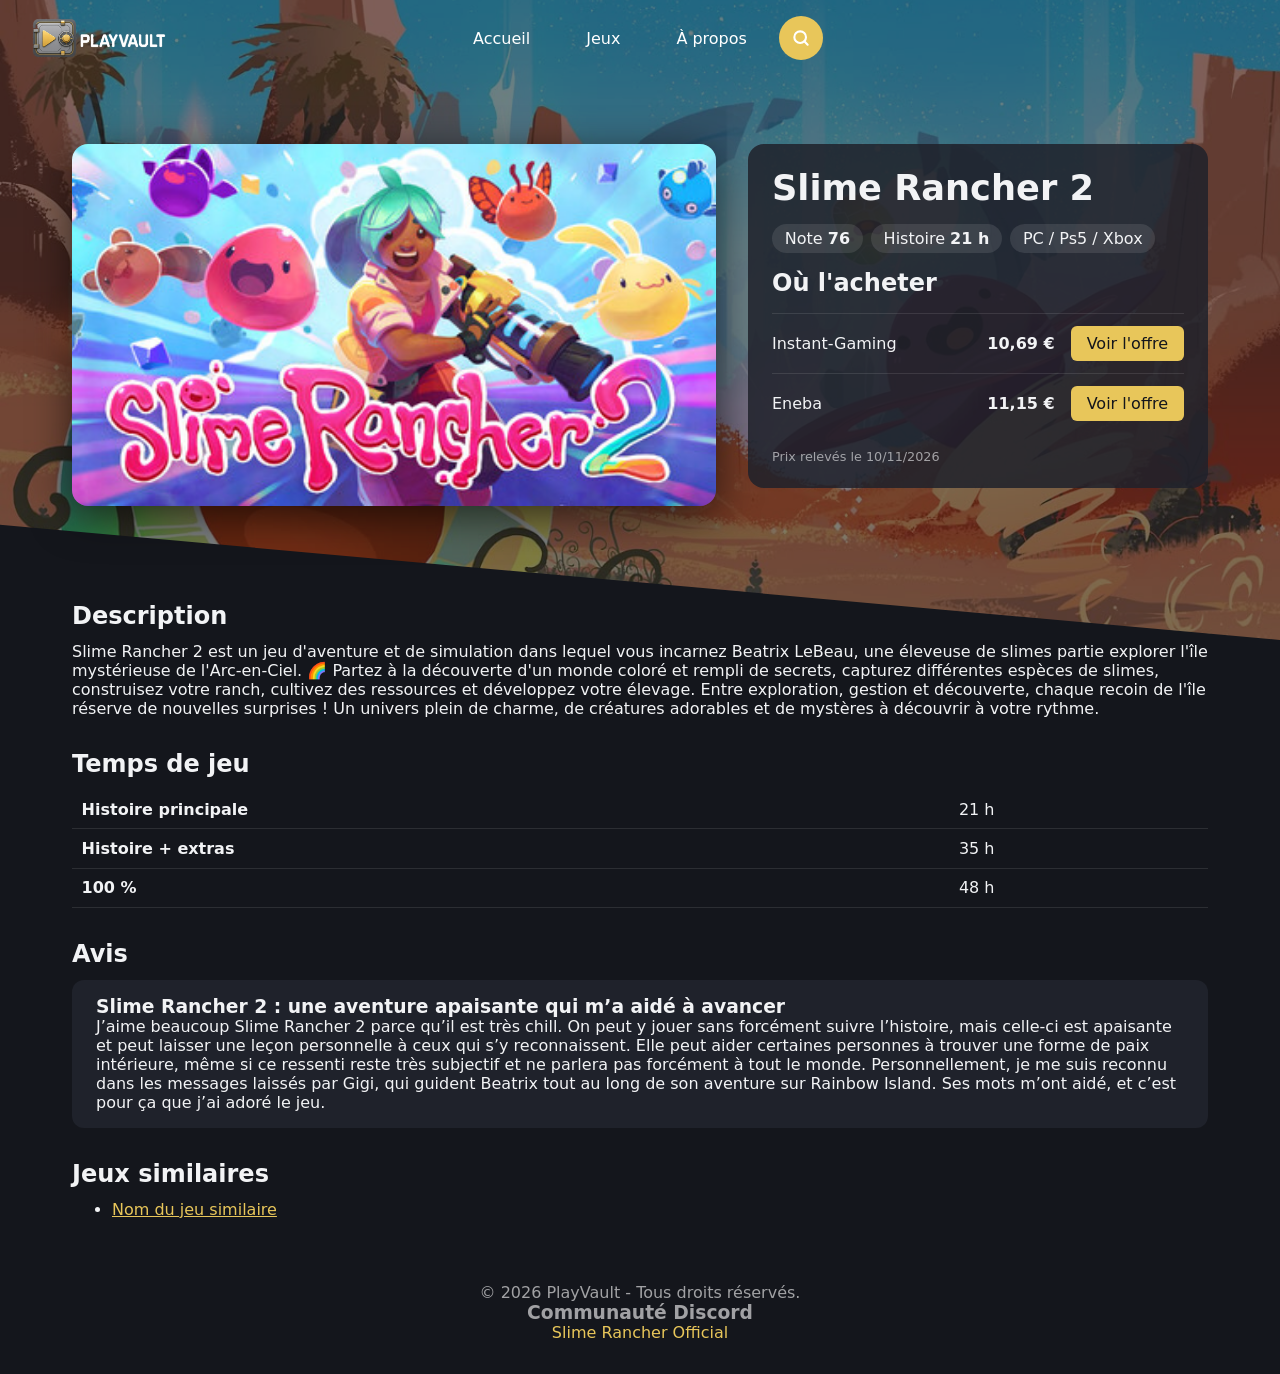
<file: slime-rancher-2.html>
<!DOCTYPE html>
<html lang="fr">
<head>
    <meta charset="UTF-8">
    <meta name="viewport" content="width=device-width, initial-scale=1.0">
    <title>PlayVault - Slime Rancher 2</title>
    <link rel="stylesheet" href="../CSS/jeux.css">
    <script src="../js/script.js" defer></script>
</head>
<body>
    <header>
        <a href="index.html" class="logo"><img src="../images/logo.png" alt="PlayVault"></a>
        <div class="zone-centre">
        <nav>
            <ul>
                <li><a href="index.html">Accueil</a></li>
                <li><a href="index.html#jeux">Jeux</a></li>
                <li><a href="a-propos.html">À propos</a></li>
            </ul>
        </nav>
        <form class="barre-recherche" role="search" id="form-recherche">
            <input type="search" id="recherche" placeholder="Slime, RPG, infiltration…" aria-label="Rechercher un jeu" list="suggestions-jeux">
            <datalist id="suggestions-jeux">
                <option value="Slime Rancher 2">
                <option value="Cyberpunk 2077">
                <option value="Metal Gear Solid">
                <option value="Monster Hunter Wilds">
                <option value="The Legend of Zelda: Breath of the Wild">
            </datalist>
        </form>
        <button class="recherche" aria-label="Recherche">
            <svg class="icone-loupe" viewBox="0 0 24 24" width="20" height="20" fill="none" stroke="currentColor" stroke-width="2.5" stroke-linecap="round">
                <circle cx="11" cy="11" r="7"/><path d="M20 20l-4-4"/>
            </svg>
            <svg class="icone-fermer" viewBox="0 0 24 24" width="20" height="20" fill="none" stroke="currentColor" stroke-width="2.5" stroke-linecap="round">
                <path d="M6 6l12 12M18 6L6 18"/>
            </svg>
        </button>
        </div>
    </header>

    <main class="fiche">
        <div class="bandeau">
            <img src="../images/Slime-rancher-2-2.jpg" alt="">
        </div>

        <section class="fiche-haut">
            <img class="jaquette" src="../images/Slime-rancher-2.jpg" alt="Slime Rancher 2">

            <div class="panneau">
                <h1>Slime Rancher 2</h1>
                <ul class="puces">
                    <li>Note <strong>76</strong></li>
                    <li>Histoire <strong>21 h</strong></li>
                    <li>PC / Ps5 / Xbox</li>
                </ul>

                <h2>Où l'acheter</h2>
                <ul class="boutiques">
                    <li class="meilleur">
                        <span>Instant-Gaming</span>
                        <strong>10,69 €</strong>
                        <a href="https://www.instant-gaming.com/fr/9021-acheter-slime-rancher-2-pc-steam/" target="_blank" rel="noopener noreferrer" class="bouton-voir">Voir l'offre</a>
                    </li>
                    <li>
                        <span>Eneba</span>
                        <strong>11,15 €</strong>
                        <a href="https://www.eneba.com/fr/steam-slime-rancher-2-pc-steam-key-europe" target="_blank" rel="noopener noreferrer" class="bouton-voir">Voir l'offre</a>
                    </li>
                </ul>
                <p class="maj">Prix relevés le 10/11/2026</p>
            </div>
        </section>

        <section class="fiche-bas">
            <h2>Description</h2>
            <p>
               Slime Rancher 2 est un jeu d'aventure et de simulation dans lequel vous incarnez Beatrix LeBeau, 
               une éleveuse de slimes partie explorer l'île mystérieuse de l'Arc-en-Ciel. 🌈
               Partez à la découverte d'un monde coloré et rempli de secrets, capturez différentes espèces de slimes,
               construisez votre ranch, cultivez des ressources et développez votre élevage. Entre exploration,
               gestion et découverte, chaque recoin de l'île réserve de nouvelles surprises !
               Un univers plein de charme, de créatures adorables et de mystères à découvrir à votre rythme.
            </p>

            <h2>Temps de jeu</h2>
            <table>
                <tr><th>Histoire principale</th><td>21 h</td></tr>
                <tr><th>Histoire + extras</th><td>35 h</td></tr>
                <tr><th>100 %</th><td>48 h</td></tr>
            </table>

            <h2>Avis</h2>
            <article class="avis">
                <h3>Slime Rancher 2 : une aventure apaisante qui m’a aidé à avancer</h3>
                <p>
                    J’aime beaucoup Slime Rancher 2 parce qu’il est très chill. On peut y jouer sans forcément suivre l’histoire,
                    mais celle-ci est apaisante et peut laisser une leçon personnelle à ceux qui s’y reconnaissent. 
                    Elle peut aider certaines personnes à trouver une forme de paix intérieure, 
                    même si ce ressenti reste très subjectif et ne parlera pas forcément à tout le monde.
                    Personnellement, je me suis reconnu dans les messages laissés par Gigi, 
                    qui guident Beatrix tout au long de son aventure sur Rainbow Island. 
                    Ses mots m’ont aidé, et c’est pour ça que j’ai adoré le jeu.
                </p>
            </article>

            <h2>Jeux similaires</h2>
            <ul>
                <li><a href="#">Nom du jeu similaire</a></li>
            </ul>
        </section>
    </main>

    <footer>
        <p>&copy; 2026 PlayVault - Tous droits réservés.</p>
        <h3><strong>Communauté Discord</strong></h3>
        <a class="discord" href="https://discord.com/invite/slimerancher">Slime Rancher Official</a>
    </footer>
</body>
</html>
</file>
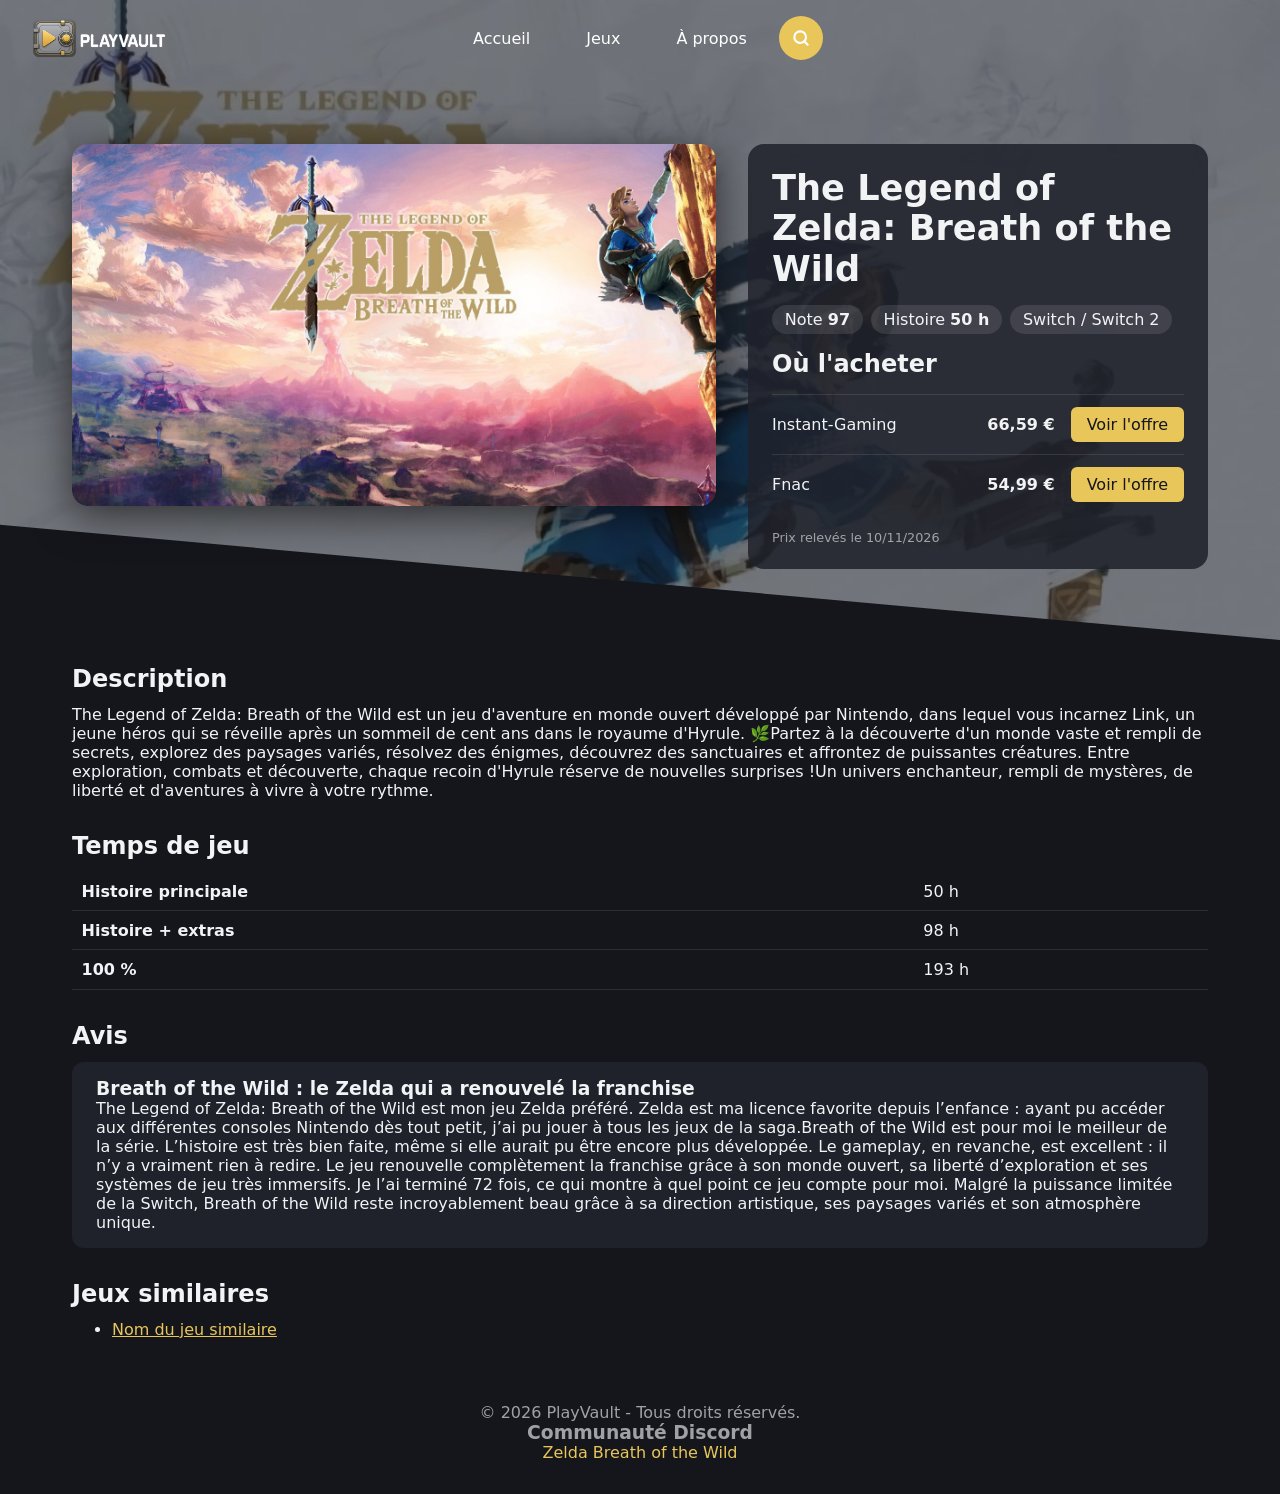
<file: zelda-botw.html>
<!DOCTYPE html>
<html lang="fr">
<head>
    <meta charset="UTF-8">
    <meta name="viewport" content="width=device-width, initial-scale=1.0">
    <title>PlayVault - The Legend of Zelda: Breath of the Wild</title>
    <link rel="stylesheet" href="../CSS/jeux.css">
    <script src="../js/script.js" defer></script>
</head>
<body>
    <header>
        <a href="index.html" class="logo"><img src="../images/logo.png" alt="PlayVault"></a>
        <div class="zone-centre">
        <nav>
            <ul>
                <li><a href="index.html">Accueil</a></li>
                <li><a href="index.html#jeux">Jeux</a></li>
                <li><a href="a-propos.html">À propos</a></li>
            </ul>
        </nav>
        <form class="barre-recherche" role="search" id="form-recherche">
            <input type="search" id="recherche" placeholder="Slime, RPG, infiltration…" aria-label="Rechercher un jeu" list="suggestions-jeux">
            <datalist id="suggestions-jeux">
                <option value="Slime Rancher 2">
                <option value="Cyberpunk 2077">
                <option value="Metal Gear Solid">
                <option value="Monster Hunter Wilds">
                <option value="The Legend of Zelda: Breath of the Wild">
            </datalist>
        </form>
        <button class="recherche" aria-label="Recherche">
            <svg class="icone-loupe" viewBox="0 0 24 24" width="20" height="20" fill="none" stroke="currentColor" stroke-width="2.5" stroke-linecap="round">
                <circle cx="11" cy="11" r="7"/><path d="M20 20l-4-4"/>
            </svg>
            <svg class="icone-fermer" viewBox="0 0 24 24" width="20" height="20" fill="none" stroke="currentColor" stroke-width="2.5" stroke-linecap="round">
                <path d="M6 6l12 12M18 6L6 18"/>
            </svg>
        </button>
        </div>
    </header>

    <main class="fiche">
        <div class="bandeau">
            <img src="../images/Zelda-breath-of-the-wild-2.jpg" alt="">
        </div>

        <section class="fiche-haut">
            <img class="jaquette" src="../images/Zelda-breath-of-the-wild.jpg" alt="The Legend of Zelda: Breath of the Wild">

            <div class="panneau">
                <h1>The Legend of Zelda: Breath of the Wild</h1>
                <ul class="puces">
                    <li>Note <strong>97</strong></li>
                    <li>Histoire <strong>50 h</strong></li>
                    <li>Switch / Switch 2</li>
                </ul>

                <h2>Où l'acheter</h2>
                <ul class="boutiques">
                    <li class="meilleur">
                        <span>Instant-Gaming</span>
                        <strong>66,59 €</strong>
                        <a href="https://www.instant-gaming.com/fr/2616-acheter-the-legend-of-zelda-breath-of-the-wild-switch-jeu-nintendo-eshop-europe/" target="_blank" rel="noopener noreferrer" class="bouton-voir">Voir l'offre</a>
                    </li>
                    <li>
                        <span>Fnac</span>
                        <strong>54,99 €</strong>
                        <a href="https://www.fnac.com/a10337749/The-Legend-of-Zelda-Breath-of-the-Wild-Nintendo-Switch-Jeu-video-Nintendo-Switch" target="_blank" rel="noopener noreferrer" class="bouton-voir">Voir l'offre</a>
                    </li>
                </ul>
                <p class="maj">Prix relevés le 10/11/2026</p>
            </div>
        </section>

        <section class="fiche-bas">
            <h2>Description</h2>
            <p>
                The Legend of Zelda: Breath of the Wild est un jeu d'aventure en monde ouvert développé par Nintendo,
                dans lequel vous incarnez Link, un jeune héros qui se réveille après un sommeil de cent ans dans le 
                royaume d'Hyrule. 🌿Partez à la découverte d'un monde vaste et rempli de secrets, 
                explorez des paysages variés, résolvez des énigmes, découvrez des sanctuaires et 
                affrontez de puissantes créatures. Entre exploration, combats et découverte, 
                chaque recoin d'Hyrule réserve de nouvelles surprises !Un univers enchanteur, rempli de mystères, 
                de liberté et d'aventures à vivre à votre rythme.
            </p>

            <h2>Temps de jeu</h2>
            <table>
                <tr><th>Histoire principale</th><td>50 h</td></tr>
                <tr><th>Histoire + extras</th><td>98 h</td></tr>
                <tr><th>100 %</th><td>193 h</td></tr>
            </table>

            <h2>Avis</h2>
            <article class="avis">
                <h3>Breath of the Wild : le Zelda qui a renouvelé la franchise</h3>
                <p>
                    The Legend of Zelda: Breath of the Wild est mon jeu Zelda préféré. Zelda est ma licence favorite 
                    depuis l’enfance : ayant pu accéder aux différentes consoles Nintendo dès tout petit, j’ai pu jouer 
                    à tous les jeux de la saga.Breath of the Wild est pour moi le meilleur de la série. L’histoire est 
                    très bien faite, même si elle aurait pu être encore plus développée. Le gameplay, en revanche, est 
                    excellent : il n’y a vraiment rien à redire. Le jeu renouvelle complètement la franchise grâce à son 
                    monde ouvert, sa liberté d’exploration et ses systèmes de jeu très immersifs. Je l’ai terminé 72 fois, 
                    ce qui montre à quel point ce jeu compte pour moi. Malgré la puissance limitée de la Switch, Breath of 
                    the Wild reste incroyablement beau grâce à sa direction artistique, ses paysages variés et son atmosphère 
                    unique.
                </p>
            </article>

            <h2>Jeux similaires</h2>
            <ul>
                <li><a href="#">Nom du jeu similaire</a></li>
            </ul>
        </section>
    </main>

    <footer>
        <p>&copy; 2026 PlayVault - Tous droits réservés.</p>
        <h3><strong>Communauté Discord</strong></h3>
        <a class="discord" href="https://discord.com/invite/botw">Zelda Breath of the Wild</a>
    </footer>
</body>
</html>
</file>
<file: CSS/style.css>
*, *::before, *::after { box-sizing: border-box; margin: 0; }

:root {
  --fond: #14161c;
  --fond-carte: #1f222b;
  --texte: #f2f3f5;
  --texte-2: #14161c;
  --fond-header: rgba(0, 0, 0, 0.85);
  --jaune-rgb: 232, 198, 90;
  --jaune: #E8C65A;
  --accent: #E8C65A;
  --alpha-barre: 0.6;
}

body {
  background: var(--fond);
  color: var(--texte);
  font-family: system-ui, sans-serif;
}

header {
  display: grid;
  grid-template-columns: 1fr auto 1fr;
  align-items: center;
  padding: 1rem 2rem;
  background: var(--fond-header);
  backdrop-filter: blur(8px);
  position: sticky;
  top: 0;
  z-index: 10;
}

header a {
  color: white; 
  text-decoration: none;
}

.logo img {
  display: block;
  height: 2.5rem;
  width: auto;
}

.zone-centre {
  display: flex; 
  align-items: center;
  gap: 1rem;
}

nav ul {
  display: flex;
  gap: 1.5rem;
  list-style: none;
  padding: 0;
}

nav a {
  padding: 0.5rem 1rem;
  border-radius: 999px;
  transition: background 0.2s;
}

nav a:hover {
  background: rgba(var(--jaune-rgb), 0.25);
}

.barre-recherche, header.recherche-ouverte nav {
  display: none;
}

header.recherche-ouverte .barre-recherche {
  display: block;
}

.barre-recherche input {
  width: min(500px, 50vw);
  padding: 0.7rem 1.2rem;
  border: 1px solid rgba(255, 255, 255, 0.3);
  border-radius: 999px;
  background: linear-gradient(90deg,
    rgba(var(--jaune-rgb), var(--alpha-barre)),
    rgba(245, 222, 140, var(--alpha-barre))
  );
  color: white;
  font-size: 1rem;
}

.barre-recherche input::placeholder {
  color: rgba(255, 255, 255, 0.7);
}

.recherche {
  display: grid;
  place-items: center;
  flex-shrink: 0;
  width: 2.75rem;
  height: 2.75rem;
  border: 0;
  border-radius: 50%;
  background: var(--jaune);
  color: white;
  cursor: pointer;
}

.icone-fermer,
header.recherche-ouverte .icone-loupe {
  display: none;
}

header.recherche-ouverte .icone-fermer {
  display: block;
}

header.recherche-ouverte .recherche {
  background: transparent;
  border: 2px solid white;
  color: white;
}

main {
  max-width: 1200px;
  margin: 0 auto;
  padding: 2rem;
}

.hero {
  display: grid;
  grid-template-columns: 1fr 1.3fr;
  align-items: stretch;
  margin-bottom: 3rem;
  border-radius: 16px;
  overflow: hidden;
  background: #0d1020;
  position: relative;
}

.hero-texte {
  display: flex;
  flex-direction: column;
  align-items: flex-start;
  gap: 1rem;
  padding: 2rem;
  z-index: 2;
  justify-content: center;
}

.hero h2 {
  font-size: clamp(1.8rem, 4vw, 2.8rem);
  line-height: 1.1;
}

.hero img {
  width: 100%;
  height: 100%;
  min-height: 320px;
  object-fit: cover;
  clip-path: polygon(10% 0, 100% 0, 100% 100%, 0% 100%);
  display: block;
}

#jeux {
  display: grid;
  grid-template-columns: repeat(auto-fit, minmax(250px, 1fr));
  gap: 1.5rem;
}

#jeux h2 {
  grid-column: 1 / -1;
}

.cartes {
  display: flex;
  flex-direction: column;
  gap: 0.75rem;
  padding: 1.5rem;
  background: var(--fond-carte);
  border-radius: 12px;
}

.visuel { 
  position: relative; 
  aspect-ratio: 16 / 9; 
  border-radius: 12px; 
  overflow: hidden; 
}

.visuel :is(img, video) { 
  width: 100%; 
  height: 100%; 
  object-fit: cover; 
}

.visuel video { 
  position: absolute; 
  inset: 0; 
  opacity: 0; 
  transition: opacity 0.3s; 
}

.cartes:hover video { 
  opacity: 1; 
}

.infos { 
  display: flex; 
  justify-content: space-between; 
  align-items: center; 
  gap: 0.5rem; 
}

.badge, .bouton-voir {
  padding: 0.2rem 0.6rem;
  background: var(--accent);
  color: var(--texte-2);
  border-radius: 6px;
}

.badge { 
  font-weight: bold; 
}

.bouton-voir {
  margin-top: auto;
  align-self: flex-start;
  padding: 0.5rem 1rem;
  text-decoration: none;
}

.bouton-voir:hover { 
  opacity: 0.8; 
}

footer {
  text-align: center;
  padding: 2rem;
  color: rgba(255, 255, 255, 0.6);
}

@media (max-width: 700px) {
  header {
    grid-template-columns: 1fr;
    justify-items: center;
    gap: 0.75rem;
  }
  
  .hero {
    grid-template-columns: 1fr;
  }
}
</file>
<file: CSS/a-propos.css>
.page-apropos { display: grid; gap: 4rem; }

.tag {
  padding: 0.25rem 0.9rem;
  border: 1px solid var(--accent);
  border-radius: 999px;
  color: var(--accent);
  font-size: 0.85rem;
}

.apropos-hero {
  display: flex;
  flex-direction: column;
  align-items: center;
  gap: 1.25rem;
  padding: 4rem 2rem;
  text-align: center;
  border-radius: 16px;
  background:
    radial-gradient(circle at 50% 0, rgba(var(--jaune-rgb), 0.25), transparent 70%),
    var(--fond-carte);
}

.apropos-hero h2 {
    font-size: clamp(2rem, 5vw, 3.2rem);
    line-height: 1.1;
}

.apropos-hero p {
    max-width: 60ch;
    opacity: 0.85;
}

.apropos-hero .bouton-voir,
.apropos-conclusion .bouton-voir {
    align-self: center;
}

.apropos-section {
    display: grid;
    gap: 1rem;
}

.apropos-section h2,
.apropos-conclusion h2 {
    font-size: 1.8rem;
}
.apropos-section > p {
    max-width: 70ch;
    opacity: 0.85;
}

.mission-cartes,
.valeurs-cartes {
  display: grid;
  grid-template-columns: repeat(auto-fit, minmax(220px, 1fr));
  gap: 1.5rem;
  margin-top: 0.5rem;
}
.mission-carte,
.valeur-carte {
  display: flex;
  flex-direction: column;
  gap: 0.5rem;
  padding: 1.5rem;
  background: var(--fond-carte);
  border-radius: 12px;
}
.mission-carte {
    border-top: 3px solid var(--accent);
}

.valeur-carte {
    border-left: 3px solid var(--accent);
}

.mission-carte h3,
.valeur-carte h3 {
    color: var(--accent);
}

.mission-carte p,
.valeur-carte p {
    opacity: 0.8;
}

.apropos-conclusion {
  display: flex;
  flex-direction: column;
  align-items: center;
  gap: 1rem;
  padding: 3rem 2rem;
  text-align: center;
  border-radius: 16px;
  background: linear-gradient(135deg, rgba(var(--jaune-rgb), 0.2), var(--fond-carte));
}
</file>
<file: CSS/jeux.css>
/* CSS des pages de jeu (cyberpunk-2077.html, zelda-botw.html, ...) */

*, *::before, *::after { box-sizing: border-box; margin: 0; }

:root {
  --fond: #14161c;
  --fond-carte: #1f222b;
  --texte: #f2f3f5;
  --fond-header: rgba(0, 0, 0, 0.6);
  --jaune-rgb: 232, 198, 90;
  --jaune: #E8C65A;
  --accent: #E8C65A;
  --alpha-barre: 0.6;
}

body {
  background: var(--fond);
  color: var(--texte);
  font-family: system-ui, sans-serif;
}

/* ---------- Header : transparent en haut, opaque au défilement ---------- */
header {
  display: grid;
  grid-template-columns: 1fr auto 1fr;
  align-items: center;
  padding: 1rem 2rem;
  position: fixed;
  top: 0;
  left: 0;
  right: 0;
  z-index: 10;
  background: transparent;
  transition: background 0.3s;
}

header.defile {
  background: var(--fond-header);
  backdrop-filter: blur(8px);
}

header a {
  color: white;
  text-decoration: none;
}

.logo img {
  display: block;
  height: 2.5rem;
  width: auto;
}

.zone-centre {
  display: flex;
  align-items: center;
  gap: 1rem;
}

nav ul {
  display: flex;
  gap: 1.5rem;
  list-style: none;
  padding: 0;
}

nav a {
  padding: 0.5rem 1rem;
  border-radius: 999px;
  transition: background 0.2s;
}

nav a:hover {
  background: rgba(var(--jaune-rgb), 0.25);
}

/* ---------- Barre de recherche (identique à style.css) ---------- */
.barre-recherche, header.recherche-ouverte nav {
  display: none;
}

header.recherche-ouverte .barre-recherche {
  display: block;
}

.barre-recherche input {
  width: min(500px, 50vw);
  padding: 0.7rem 1.2rem;
  border: 1px solid rgba(255, 255, 255, 0.3);
  border-radius: 999px;
  background: linear-gradient(90deg,
    rgba(var(--jaune-rgb), var(--alpha-barre)),
    rgba(245, 222, 140, var(--alpha-barre))
  );
  color: white;
  font-size: 1rem;
}

.barre-recherche input::placeholder {
  color: rgba(255, 255, 255, 0.7);
}

.recherche {
  display: grid;
  place-items: center;
  flex-shrink: 0;
  width: 2.75rem;
  height: 2.75rem;
  border: 0;
  border-radius: 50%;
  background: var(--jaune);
  color: white;
  cursor: pointer;
}

.icone-fermer,
header.recherche-ouverte .icone-loupe {
  display: none;
}

header.recherche-ouverte .icone-fermer {
  display: block;
}

header.recherche-ouverte .recherche {
  background: transparent;
  border: 2px solid white;
  color: white;
}

/* ---------- Page jeu ---------- */
main.fiche { position: relative; }

.bandeau {
  position: absolute;
  top: 0; left: 0; right: 0;
  height: 640px;
  overflow: hidden;
  clip-path: polygon(0 0, 100% 0, 100% 100%, 0 82%);
}
.bandeau img { width: 100%; height: 100%; object-fit: cover; opacity: 0.45; }

.fiche-haut {
  position: relative;
  display: grid;
  grid-template-columns: 1.4fr 1fr;
  gap: 2rem;
  align-items: start;
  max-width: 1200px;
  margin: 0 auto;
  padding: 9rem 2rem 2rem;
}

.jaquette {
  width: 100%;
  aspect-ratio: 16 / 9;
  object-fit: cover;
  border-radius: 16px;
  box-shadow: 0 10px 40px rgba(0, 0, 0, 0.6);
}

.panneau {
  display: flex;
  flex-direction: column;
  gap: 1rem;
  padding: 1.5rem;
  background: rgba(31, 34, 43, 0.85);
  border-radius: 16px;
}

.panneau h1 {
  font-size: clamp(1.5rem, 3vw, 2.2rem);
  line-height: 1.15;
}

.puces {
  display: flex;
  flex-wrap: wrap;
  gap: 0.5rem;
  list-style: none;
  padding: 0;
}

.puces li {
  padding: 0.3rem 0.8rem;
  background: rgba(255, 255, 255, 0.1);
  border-radius: 999px;
}

.boutiques {
  list-style: none;
  padding: 0;
}

.boutiques li {
  display: grid;
  grid-template-columns: 1fr auto auto;
  align-items: center;
  gap: 1rem;
  padding: 0.75rem 0;
  border-top: 1px solid rgba(255, 255, 255, 0.1);
}

.meilleur strong { color: #f2f3f5; }

.bouton-voir {
  margin-top: auto;
  align-self: flex-start;
  padding: 0.5rem 1rem;
  background: var(--accent);
  color: #14161c;
  border-radius: 6px;
  text-decoration: none;
}

.bouton-voir:hover { opacity: 0.8; }

.maj {
  font-size: 0.8rem;
  opacity: 0.6;
}

.fiche-bas {
  max-width: 1200px;
  margin: 0 auto;
  padding: 2rem;
}

.fiche-bas h2 { margin: 2rem 0 0.75rem; }
.fiche-bas a { color: var(--accent); }

table {
  width: 100%;
  border-collapse: collapse;
}

th, td {
  padding: 0.6rem;
  text-align: left;
  border-bottom: 1px solid rgba(255, 255, 255, 0.1);
}

.avis {
  padding: 1rem 1.5rem;
  background: var(--fond-carte);
  border-radius: 12px;
}

footer {
  text-align: center;
  padding: 2rem;
  color: rgba(255, 255, 255, 0.6);
}

.discord {
  text-decoration: none;
  color: var(--accent);
}

/* ---------- Petits écrans ---------- */
@media (max-width: 900px) {
  .fiche-haut { grid-template-columns: 1fr; }
}

@media (max-width: 700px) {
  header {
    grid-template-columns: 1fr;
    justify-items: center;
    gap: 0.75rem;
  }
}
</file>
